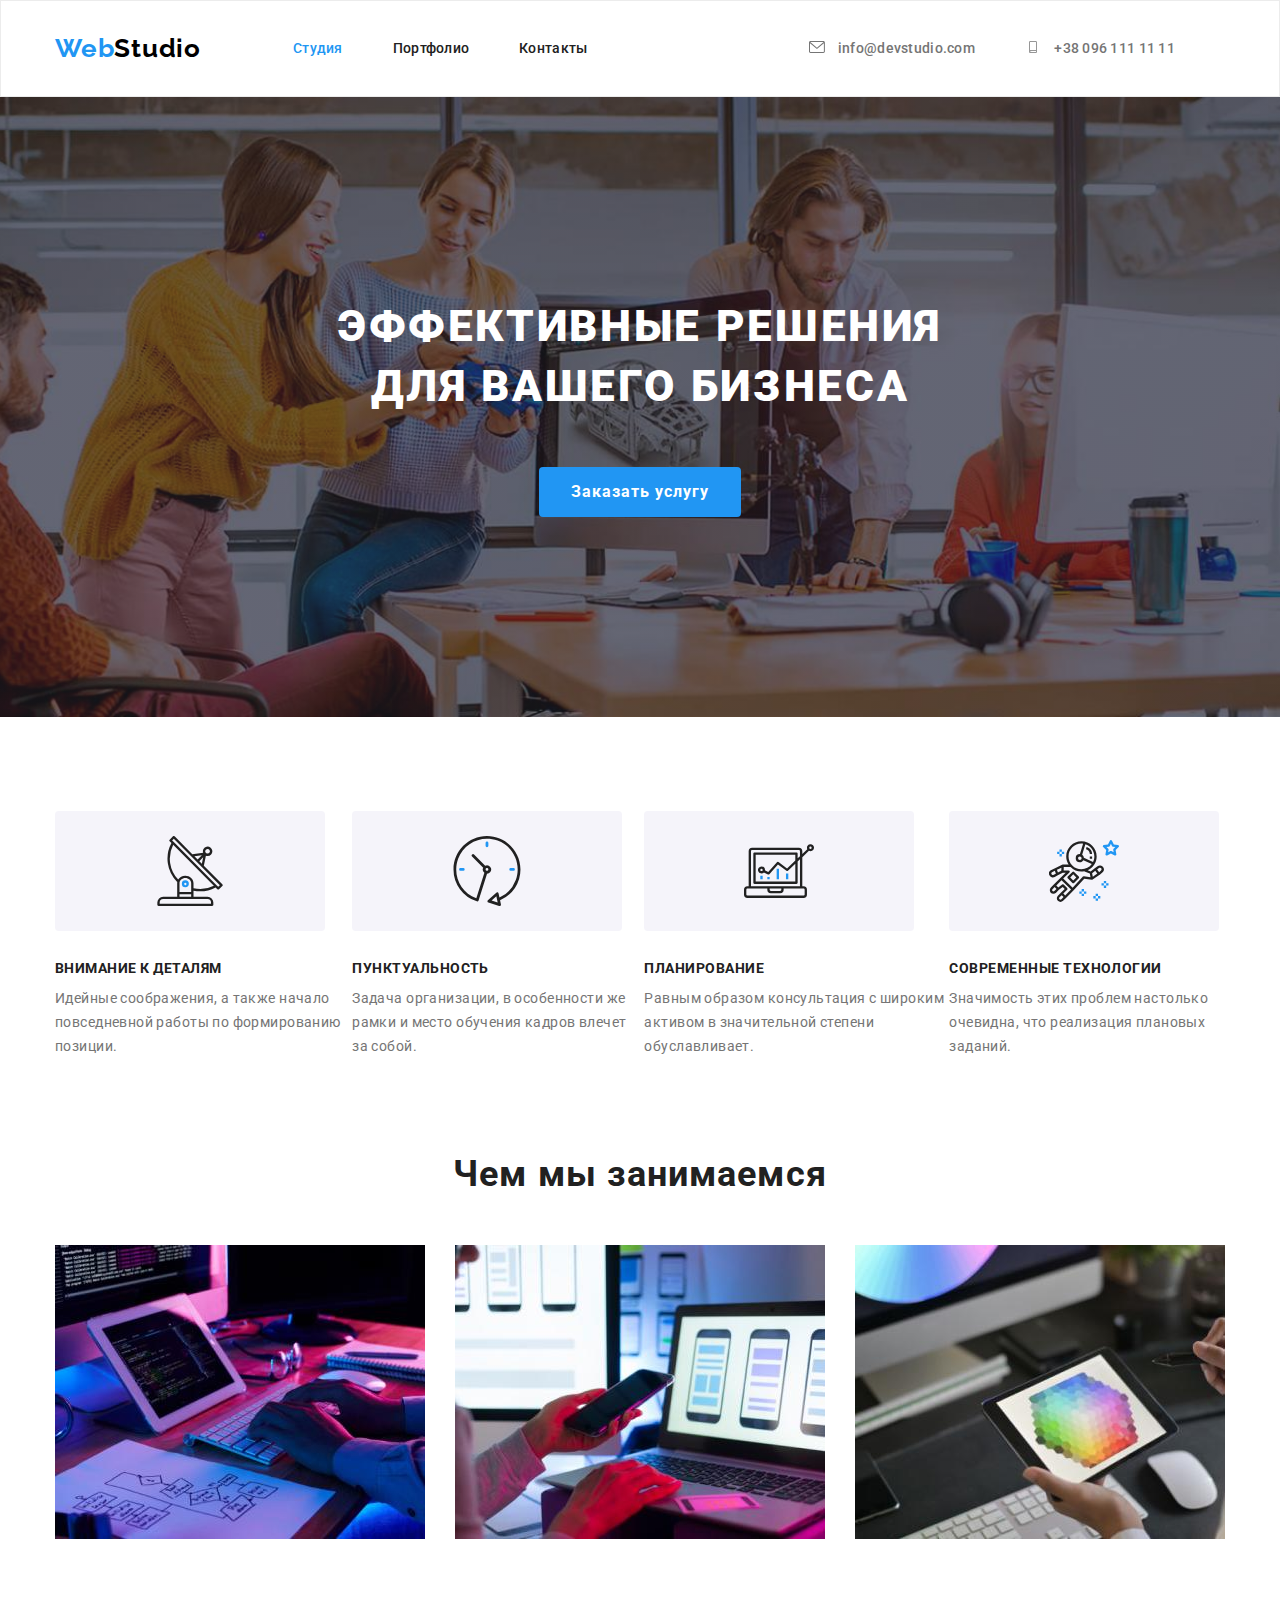
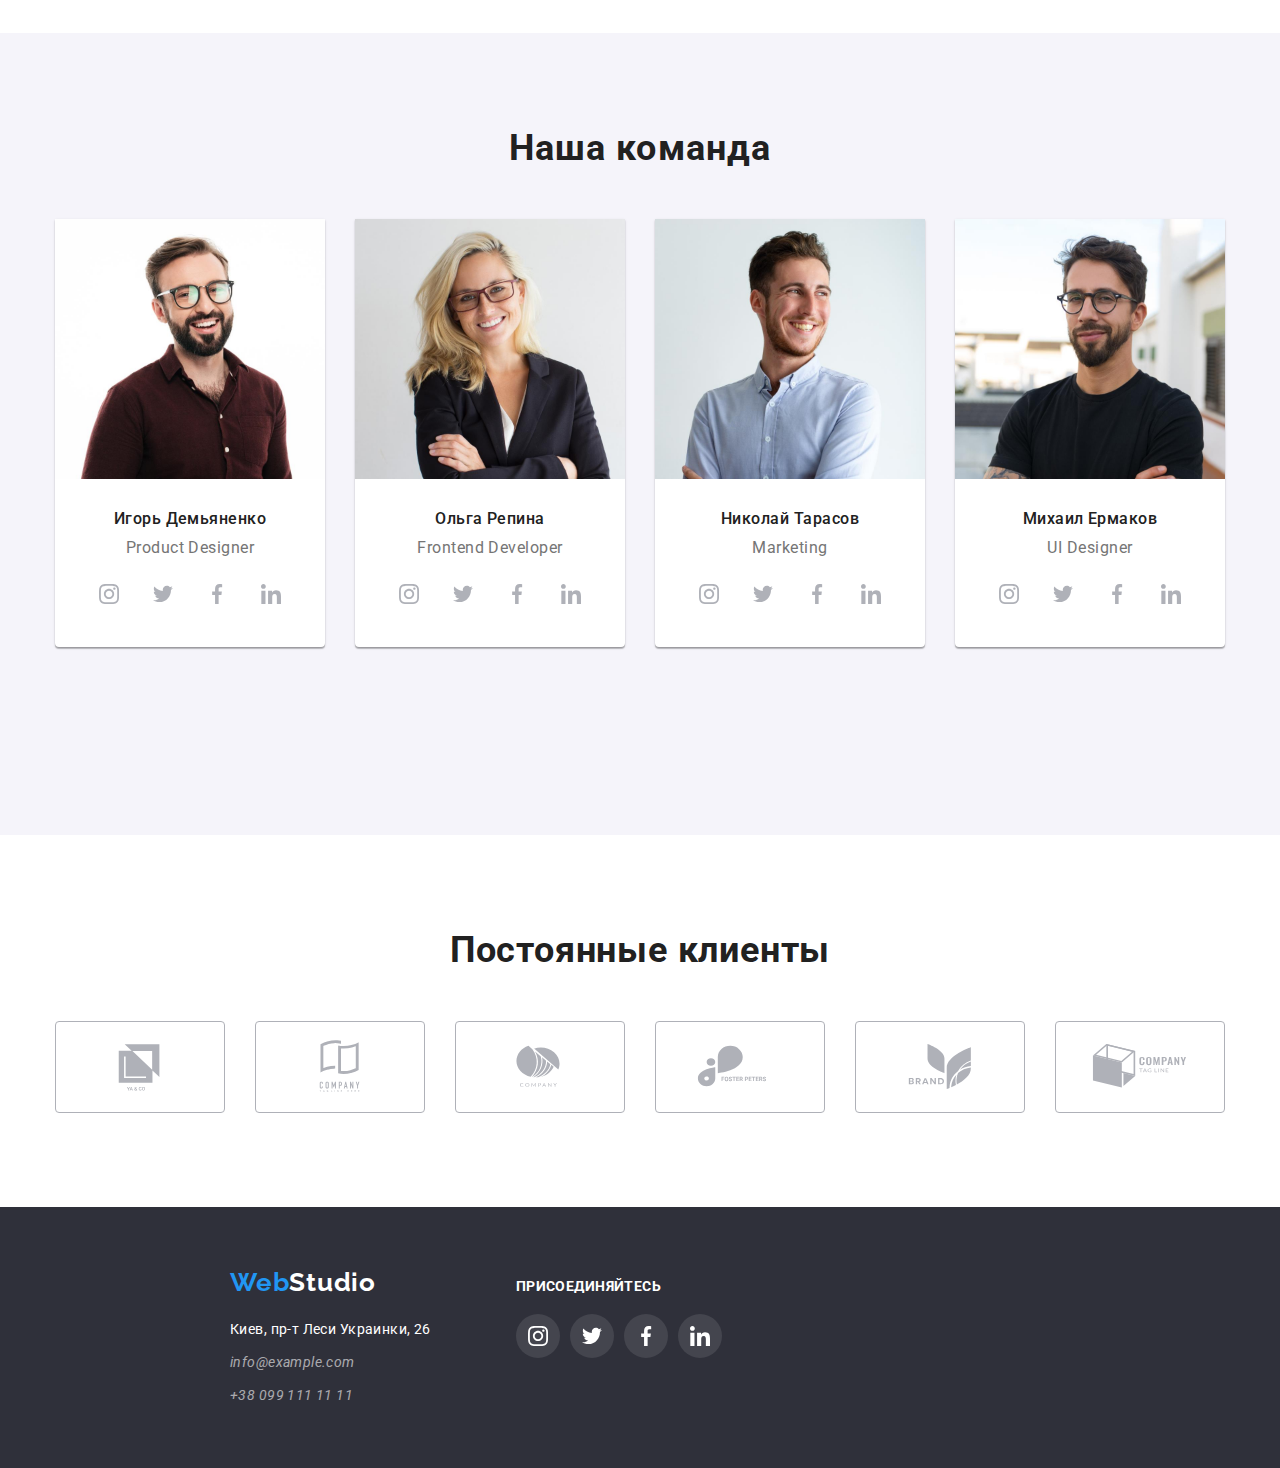
<file: index.html>
<!DOCTYPE html>
<html lang="ru">
  <head>
    <meta charset="UTF-8" />
    <meta http-equiv="X-UA-Compatible" content="IE=edge" />
    <meta name="viewport" content="width=device-width, initial-scale=1.0" />
    <title>WebStudio</title>
    <link
      rel="stylesheet"
      href="https://cdnjs.cloudflare.com/ajax/libs/modern-normalize/1.1.0/modern-normalize.min.css"
    />
    <link rel="preconnect" href="https://fonts.googleapis.com" />
    <link rel="preconnect" href="https://fonts.gstatic.com" crossorigin />
    <link
      href="https://fonts.googleapis.com/css2?family=Raleway:wght@700&family=Roboto:wght@400;500;700;900&display=swap"
      rel="stylesheet"
    />
    <link rel="stylesheet" href="./css/styles.css" />
  </head>

  <body>
    <header class="header">
      <div class="container header-container">
        <nav class="site-nav">
          <a href="" class="header-logo"
            >Web<span class="studio">Studio</span></a
          >
          <ul class="header-menu list">
            <li class="header-item">
              <a class="header-link link current" href="">Студия</a>
            </li>
            <li class="header-item">
              <a class="header-link link" href="./portfolio.html">Портфолио</a>
            </li>
            <li class="header-item">
              <a class="header-link link" href="">Контакты</a>
            </li>
          </ul>
        </nav>
        <div class="header-contact">
          <ul class="header-contacts list header-container">
            <li class="header-contacts-item">
              <a
                class="header-contacts-link link"
                href="mailto:info@devstudio.com"
              >
                <svg class="mail-icon nav-icon">
                  <use href="./images/sprite.svg#icon-mail"></use>
                </svg>
                info@devstudio.com</a
              >
            </li>
            <li class="header-contacts-item">
              <a class="header-contacts-link link" href="tel:+380961111111">
                <svg class="tel-icon nav-icon">
                  <use href="./images/sprite.svg#icon-phone"></use>
                </svg>

                +38 096 111 11 11</a
              >
            </li>
          </ul>
        </div>
      </div>
    </header>
    <main>
      <section class="main-hero">
        <div class="container hero-container">
          <h1 class="hero-title container-title">
            Эффективные решения для вашего бизнеса
          </h1>

          <div class="button">
            <button class="hero-btn btn container-btn" type="button">
              <span class="btn-text">Заказать услугу</span>
            </button>
          </div>
        </div>
      </section>

      <section class="features">
        <h2 hidden>Наши особенности</h2>
        <div class="container">
          <ul class="advantage">
            <li class="feauters-item list icon-1">
              <h3 class="advantage-title">Внимание к деталям</h3>
              <p class="advantage-description">
                Идейные соображения, а также начало повседневной работы по
                формированию позиции.
              </p>
            </li>
            <li class="feauters-item list icon-2">
              <h3 class="advantage-title">Пунктуальность</h3>
              <p class="advantage-description">
                Задача организации, в особенности же рамки и место обучения
                кадров влечет за собой.
              </p>
            </li>
            <li class="feauters-item list icon-3">
              <h3 class="advantage-title">Планирование</h3>
              <p class="advantage-description">
                Равным образом консультация с широким активом в значительной
                степени обуславливает.
              </p>
            </li>
            <li class="feauters-item list icon-4">
              <h3 class="advantage-title">Современные технологии</h3>
              <p class="advantage-description">
                Значимость этих проблем настолько очевидна, что реализация
                плановых заданий.
              </p>
            </li>
          </ul>
        </div>
      </section>
      <section class="about-us">
        <div class="container">
          <h2 class="photo">Чем мы занимаемся</h2>
          <ul class="examples">
            <li class="example-item list">
              <img
                src=".//images/img.jpg"
                alt="Программист в работе"
                width="370"
                height="294"
              />
            </li>
            <li class="example-item list">
              <img
                src="./images/img-2.jpg"
                alt="Адаптация под мобильное устройство"
                width="370"
                height="294"
              />
            </li>
            <li class="example-item list">
              <img
                src="./images/img-3.jpg"
                alt="Подбор цвета"
                width="370"
                height="294"
              />
            </li>
          </ul>
        </div>
      </section>
      <section class="we">
        <div class="container">
          <h2 class="our-team">Наша команда</h2>
          <ul class="people-list list">
            <li class="team-item">
              <img
                class="team-img"
                src=".//images/img-ppl.jpg"
                alt="Фото мужчины"
                width="270"
                height="260"
              />

              <h3 class="team-personal-name">Игорь Демьяненко</h3>
              <p class="team-position" lang="en">Product Designer</p>
              <ul class="team-item-list social-list list">
                <li class="social-item">
                  <a
                    href="https://www.instagram.com/?hl=ru"
                    class="social-link link"
                  >
                    <svg class="social-icon">
                      <use href="./images/sprite.svg#icon-instagram"></use>
                    </svg>
                  </a>
                </li>
                <li class="social-item">
                  <a
                    href="https://twitter.com/?lang=ru"
                    class="social-link link"
                  >
                    <svg class="social-icon">
                      <use href="./images/sprite.svg#icon-twitter"></use>
                    </svg>
                  </a>
                </li>
                <li class="social-item">
                  <a
                    href="https://uk-ua.facebook.com/"
                    class="social-link link"
                  >
                    <svg class="social-icon">
                      <use href="./images/sprite.svg#icon-facebook"></use>
                    </svg>
                  </a>
                </li>
                <li class="social-item">
                  <a
                    href="https://www.linkedin.com/?trk=guest_homepage-basic_nav-header-logo"
                    class="social-link link"
                  >
                    <svg class="social-icon">
                      <use href="./images/sprite.svg#icon-linkedin"></use>
                    </svg>
                  </a>
                </li>
              </ul>
            </li>
            <li class="team-item">
              <img
                class="team-img"
                src=".//images/img-ppl2.jpg"
                alt="Фото девушки"
                width="270"
                height="260"
              />

              <h3 class="team-personal-name">Ольга Репина</h3>
              <p class="team-position" lang="en">Frontend Developer</p>
              <ul class="team-item-list social-list list">
                <li class="social-item">
                  <a
                    href="https://www.instagram.com/?hl=ru"
                    class="social-link link"
                  >
                    <svg class="social-icon">
                      <use href="./images/sprite.svg#icon-instagram"></use>
                    </svg>
                  </a>
                </li>
                <li class="social-item">
                  <a
                    href="https://twitter.com/?lang=ru"
                    class="social-link link"
                  >
                    <svg class="social-icon">
                      <use href="./images/sprite.svg#icon-twitter"></use>
                    </svg>
                  </a>
                </li>
                <li class="social-item">
                  <a
                    href="https://uk-ua.facebook.com/"
                    class="social-link link"
                  >
                    <svg class="social-icon">
                      <use href="./images/sprite.svg#icon-facebook"></use>
                    </svg>
                  </a>
                </li>
                <li class="social-item">
                  <a
                    href="https://www.linkedin.com/?trk=guest_homepage-basic_nav-header-logo"
                    class="social-link link"
                  >
                    <svg class="social-icon">
                      <use href="./images/sprite.svg#icon-linkedin"></use>
                    </svg>
                  </a>
                </li>
              </ul>
            </li>
            <li class="team-item">
              <img
                class="team-img"
                src=".//images/img-ppl3.jpg"
                alt="Фото парня"
                width="270"
                height="260"
              />

              <h3 class="team-personal-name">Николай Тарасов</h3>
              <p class="team-position" lang="en">Marketing</p>
              <ul class="team-item-list social-list list">
                <li class="social-item">
                  <a
                    href="https://www.instagram.com/?hl=ru"
                    class="social-link link"
                  >
                    <svg class="social-icon">
                      <use href="./images/sprite.svg#icon-instagram"></use>
                    </svg>
                  </a>
                </li>
                <li class="social-item">
                  <a
                    href="https://twitter.com/?lang=ru"
                    class="social-link link"
                  >
                    <svg class="social-icon">
                      <use href="./images/sprite.svg#icon-twitter"></use>
                    </svg>
                  </a>
                </li>
                <li class="social-item">
                  <a
                    href="https://uk-ua.facebook.com/"
                    class="social-link link"
                  >
                    <svg class="social-icon">
                      <use href="./images/sprite.svg#icon-facebook"></use>
                    </svg>
                  </a>
                </li>
                <li class="social-item">
                  <a
                    href="https://www.linkedin.com/?trk=guest_homepage-basic_nav-header-logo"
                    class="social-link link"
                  >
                    <svg class="social-icon">
                      <use href="./images/sprite.svg#icon-linkedin"></use>
                    </svg>
                  </a>
                </li>
              </ul>
            </li>
            <li class="team-item">
              <img
                class="team-img"
                src=".//images/img-ppl4.jpg"
                alt="Фото мужчины в очках"
                width="270"
                height="260"
              />

              <h3 class="team-personal-name">Михаил Ермаков</h3>
              <p class="team-position" lang="en">UI Designer</p>
              <ul class="team-item-list social-list list">
                <li class="social-item">
                  <a
                    href="https://www.instagram.com/?hl=ru"
                    class="social-link link"
                  >
                    <svg class="social-icon">
                      <use href="./images/sprite.svg#icon-instagram"></use>
                    </svg>
                  </a>
                </li>
                <li class="social-item">
                  <a
                    href="https://twitter.com/?lang=ru"
                    class="social-link link"
                  >
                    <svg class="social-icon">
                      <use href="./images/sprite.svg#icon-twitter"></use>
                    </svg>
                  </a>
                </li>
                <li class="social-item">
                  <a
                    href="https://uk-ua.facebook.com/"
                    class="social-link link"
                  >
                    <svg class="social-icon">
                      <use href="./images/sprite.svg#icon-facebook"></use>
                    </svg>
                  </a>
                </li>
                <li class="social-item">
                  <a
                    href="https://www.linkedin.com/?trk=guest_homepage-basic_nav-header-logo"
                    class="social-link link"
                  >
                    <svg class="social-icon">
                      <use href="./images/sprite.svg#icon-linkedin"></use>
                    </svg>
                  </a>
                </li>
              </ul>
            </li>
          </ul>
        </div>
      </section>
      <section class="our-clients">
        <div class="container">
          <h2 class="regular-clients">Постоянные клиенты</h2>
          <ul class="clients-list">
            <li class="clients-item">
              <a href="" class="clients-link">
                <svg class="clients-icon">
                  <use href="./images/sprite.svg#icon-yaco"></use>
                </svg>
              </a>
            </li>
            <li class="clients-item">
              <a href="" class="clients-link">
                <svg class="clients-icon">
                  <use href="./images/sprite.svg#icon-logoscnd"></use>
                </svg>
              </a>
            </li>
            <li class="clients-item">
              <a href="" class="clients-link">
                <svg class="clients-icon">
                  <use href="./images/sprite.svg#icon-logothrd"></use>
                </svg>
              </a>
            </li>
            <li class="clients-item">
              <a href="" class="clients-link">
                <svg class="clients-icon">
                  <use href="./images/sprite.svg#icon-logofr"></use>
                </svg>
              </a>
            </li>
            <li class="clients-item">
              <a href="" class="clients-link">
                <svg class="clients-icon">
                  <use href="./images/sprite.svg#icon-logofifth"></use>
                </svg>
              </a>
            </li>
            <li class="clients-item">
              <a href="" class="clients-link">
                <svg class="clients-icon">
                  <use href="./images/sprite.svg#icon-lastlogo"></use>
                </svg>
              </a>
            </li>
          </ul>
        </div>
      </section>
      <footer class="basement">
        <div class="container footer-container">
          <div class="footer-web">
            <div class="logo-foot">
              <a href="" class="footer-logo"
                >Web<span class="footer-studio">Studio</span></a
              >
            </div>

            <address class="information">
              <ul class="footer-menu list">
                <li class="footer-item">
                  <a
                    class="address-link link"
                    href="https://www.google.com/maps/place/%D0%B1%D1%83%D0%BB.+%D0%9B%D0%B5%D1%81%D0%B8+%D0%A3%D0%BA%D1%80%D0%B0%D0%B8%D0%BD%D0%BA%D0%B8,+26,+%D0%9A%D0%B8%D0%B5%D0%B2,+02000/data=!4m2!3m1!1s0x40d4cf0e033ecbe9:0x57a4dffefec77da0?sa=X&ved=2ahUKEwjEkI7In4zzAhXygf0HHdX_CNgQ8gF6BAgOEAE"
                    >Киев, пр-т Леси Украинки, 26</a
                  >
                </li>
                <li class="footer-item">
                  <a class="footer-link link" href="mailto:info@example.com"
                    >info@example.com</a
                  >
                </li>
                <li class="footer-item">
                  <a class="footer-link link" href="tel:+380991111111"
                    >+38 099 111 11 11</a
                  >
                </li>
              </ul>
            </address>
          </div>
          <div class="social-footer">
            <h3 class="social-head">присоединяйтесь</h3>
            <ul class="social-list list">
              <li class="social-item">
                <a href="https://www.instagram.com/" class="footer-social">
                  <svg class="footer-social-icon">
                    <use href="./images/sprite.svg#icon-instagram"></use>
                    >
                  </svg>
                </a>
              </li>
              <li class="social-item">
                <a href="https://twitter.com/" class="footer-social">
                  <svg class="footer-social-icon">
                    <use href="./images/sprite.svg#icon-twitter"></use>
                    >
                  </svg>
                </a>
              </li>
              <li class="social-item">
                <a href="https://uk-ua.facebook.com/" class="footer-social">
                  <svg class="footer-social-icon">
                    <use href="./images/sprite.svg#icon-facebook"></use>
                    >
                  </svg>
                </a>
              </li>
              <li class="social-item">
                <a href="https://www.linkedin.com/" class="footer-social">
                  <svg class="footer-social-icon">
                    <use href="./images/sprite.svg#icon-linkedin"></use>
                    >
                  </svg>
                </a>
              </li>
            </ul>
          </div>
        </div>
      </footer>
    </main>
  </body>
</html>
</file>
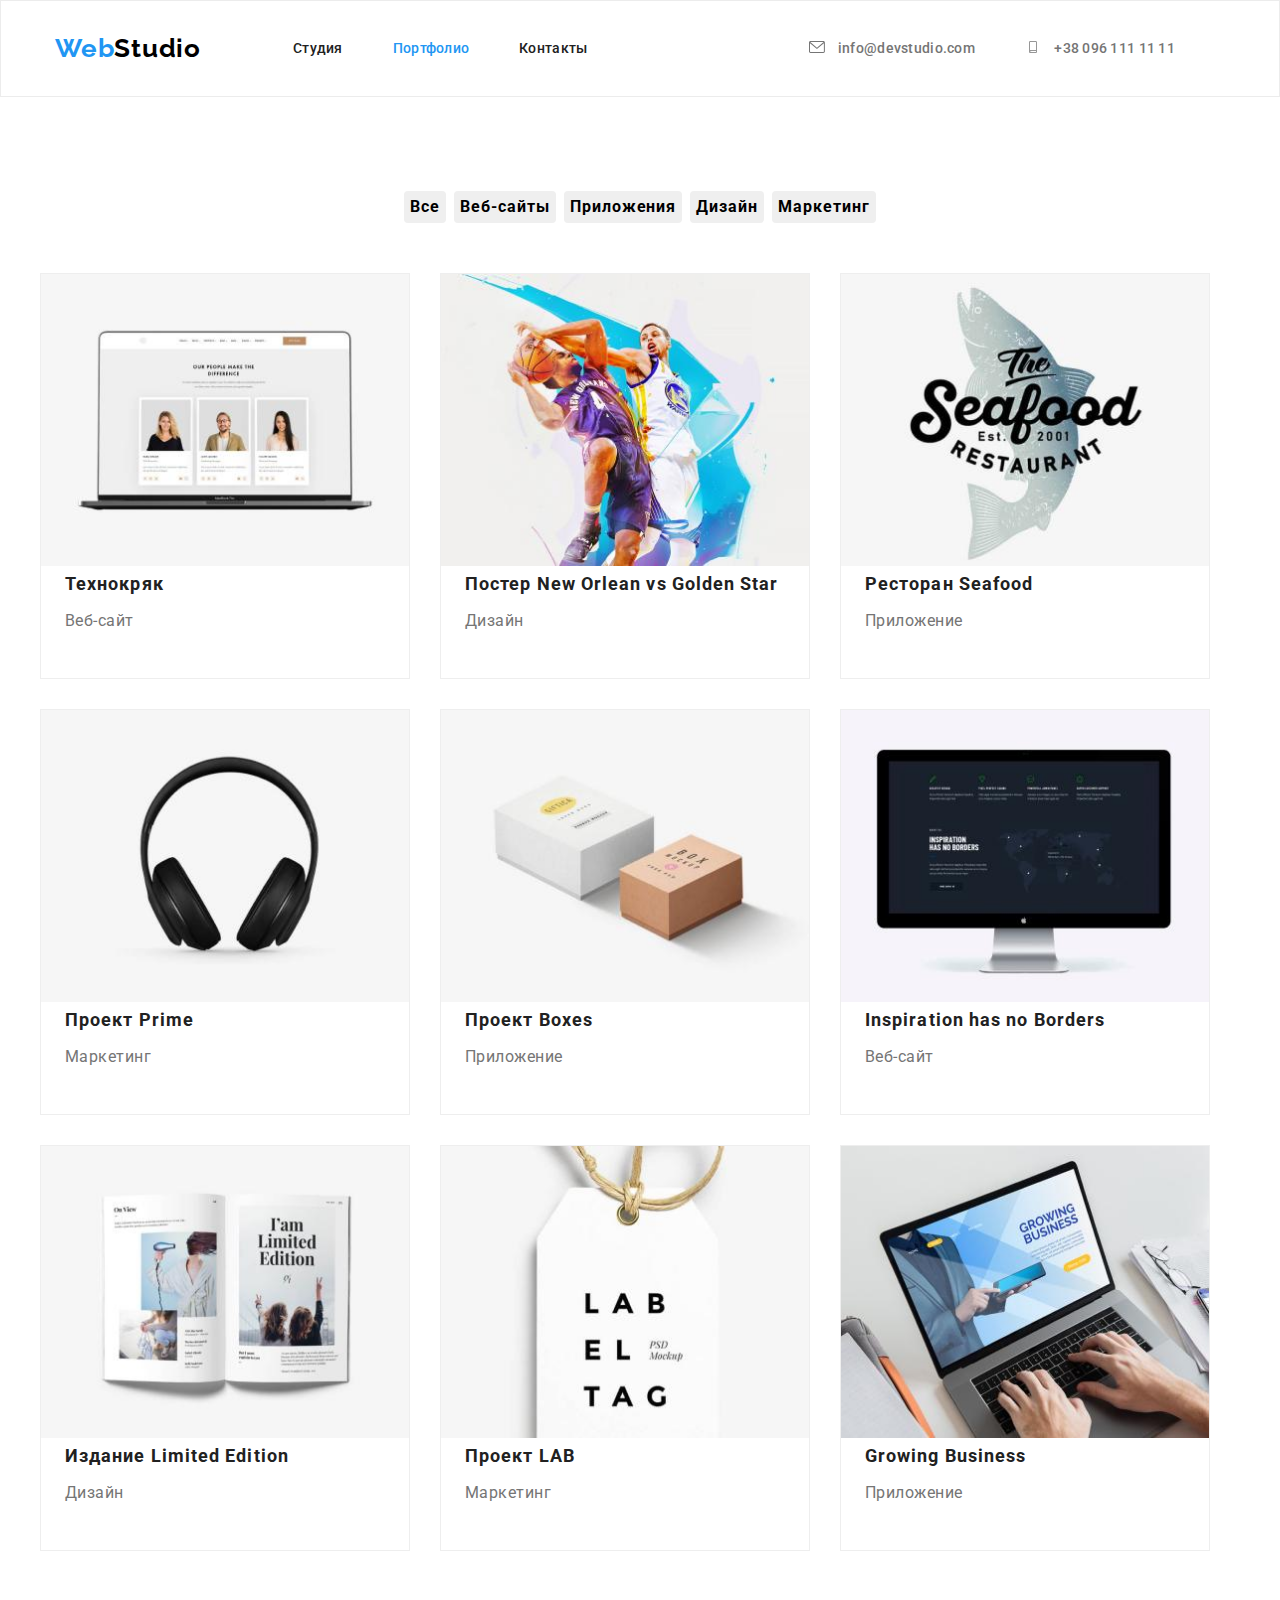
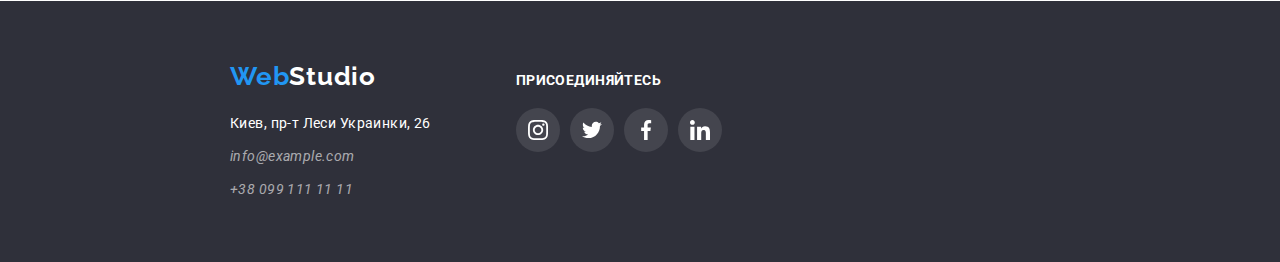
<file: portfolio.html>
<!DOCTYPE html>
<html lang="ru">
  <head>
    <meta charset="UTF-8" />
    <meta http-equiv="X-UA-Compatible" content="IE=edge" />
    <meta name="viewport" content="width=device-width, initial-scale=1.0" />
    <title>WebStudio</title>
    <link
      rel="stylesheet"
      href="https://cdnjs.cloudflare.com/ajax/libs/modern-normalize/1.1.0/modern-normalize.min.css"
    />
    <link rel="preconnect" href="https://fonts.googleapis.com" />
    <link rel="preconnect" href="https://fonts.gstatic.com" crossorigin />
    <link
      href="https://fonts.googleapis.com/css2?family=Raleway:wght@700&family=Roboto:wght@400;500;700;900&display=swap"
      rel="stylesheet"
    />
    <link rel="stylesheet" href="./css/styles.css" />
  </head>

  <body>
    <header class="header">
      <div class="container header-container">
        <nav class="site-nav">
          <a href="" class="header-logo"
            >Web<span class="studio">Studio</span></a
          >
          <ul class="header-menu list">
            <li class="header-item">
              <a class="header-link link" href="./index.html">Студия</a>
            </li>
            <li class="header-item">
              <a class="header-link link current" href=" ">Портфолио</a>
            </li>
            <li class="header-item">
              <a class="header-link link" href="">Контакты</a>
            </li>
          </ul>
        </nav>
        <div class="header-contact">
          <ul class="header-contacts list header-container">
            <li class="header-contacts-item">
              <a
                class="header-contacts-link link"
                href="mailto:info@devstudio.com"
              >
                <svg class="mail-icon nav-icon">
                  <use href="./images/sprite.svg#icon-mail"></use>
                </svg>
                info@devstudio.com</a
              >
            </li>
            <li class="header-contacts-item">
              <a class="header-contacts-link link" href="tel:+380961111111">
                <svg class="tel-icon nav-icon">
                  <use href="./images/sprite.svg#icon-phone"></use>
                </svg>

                +38 096 111 11 11</a
              >
            </li>
          </ul>
        </div>
      </div>
    </header>
    <main>
      <section class="portfolio">
        <div class="portfolio-container">
          <h1 hidden>Фильтры</h1>
          <ul class="list filter">
            <li class="filter-list">
              <button class="filter-btn btn" type="button">Все</button>
            </li>
            <li class="filter-list">
              <button class="filter-btn btn" type="button">Веб-сайты</button>
            </li>
            <li class="filter-list">
              <button class="filter-btn btn" type="button">Приложения</button>
            </li>
            <li class="filter-list">
              <button class="filter-btn btn" type="button">Дизайн</button>
            </li>
            <li class="filter-list">
              <button class="filter-btn btn" type="button">Маркетинг</button>
            </li>
          </ul>
          <h2 hidden>Примеры работ</h2>
          <ul class="work-list list">
            <li class="plate">
              <a class="plate-link link" href="">
                <img
                  class="card-img"
                  src="./images/technokryak.jpg"
                  alt="Технокряк"
                  width="370"
                  height="294"
                />
                <h3 class="description">Технокряк</h3>
                <p class="type">Веб-сайт</p>
              </a>
            </li>
            <li class="plate">
              <a class="plate-link link" href="">
                <img
                  class="card-img"
                  src="./images/bball.jpg"
                  alt="Постер New Orlean vs Golden Star"
                  width="370"
                  height="294"
                />
                <h3 class="description">Постер New Orlean vs Golden Star</h3>
                <p class="type">Дизайн</p>
              </a>
            </li>
            <li class="plate">
              <a class="plate-link link" href="">
                <img
                  class="card-img"
                  src="./images/seafood.jpg"
                  alt="Ресторан Seafood"
                  width="370"
                  height="294"
                />
                <h3 class="description">Ресторан Seafood</h3>
                <p class="type">Приложение</p>
              </a>
            </li>
            <li class="plate">
              <a class="plate-link link" href="">
                <img
                  class="card-img"
                  src="./images/headphone.jpg"
                  alt="Проект Prime Наушники"
                  width="370"
                  height="294"
                />
                <h3 class="description">Проект Prime</h3>
                <p class="type">Маркетинг</p>
              </a>
            </li>
            <li class="plate">
              <a class="plate-link link" href="">
                <img
                  class="card-img"
                  src="./images/boxes.jpg"
                  alt="Проект Boxes коробки"
                  width="370"
                  height="294"
                />
                <h3 class="description">Проект Boxes</h3>
                <p class="type">Приложение</p>
              </a>
            </li>
            <li class="plate">
              <a class="plate-link link" href="">
                <img
                  class="card-img"
                  src="./images/mcbook.jpg"
                  alt="Inspiration has no Borders"
                  width="370"
                  height="294"
                />
                <h3 class="description" lang="en">
                  Inspiration has no Borders
                </h3>
                <p class="type">Веб-сайт</p>
              </a>
            </li>
            <li class="plate">
              <a class="plate-link link" href="">
                <img
                  class="card-img"
                  src="./images/knigga.jpg"
                  alt="Издание Limited Edition"
                  width="370"
                  height="294"
                />
                <h3 class="description" lang="en">Издание Limited Edition</h3>
                <p class="type">Дизайн</p>
              </a>
            </li>
            <li class="plate">
              <a class="plate-link link" href="">
                <img
                  class="card-img"
                  src="./images/lab.jpg"
                  alt="Проект LAB"
                  width="370"
                  height="294"
                />
                <h3 class="description">Проект LAB</h3>
                <p class="type">Маркетинг</p>
              </a>
            </li>
            <li class="plate">
              <a class="plate-link link" href="">
                <img
                  class="card-img"
                  src="./images/laptop.jpg"
                  alt="Growing Business"
                  width="370"
                  height="294"
                />
                <h3 class="description" lang="en">Growing Business</h3>
                <p class="type">Приложение</p>
              </a>
            </li>
          </ul>
        </div>
      </section>
      <footer class="basement">
        <div class="container footer-container">
          <div class="footer-web">
            <div class="logo-foot">
              <a href="" class="footer-logo"
                >Web<span class="footer-studio">Studio</span></a
              >
            </div>

            <address class="information">
              <ul class="footer-menu list">
                <li class="footer-item">
                  <a
                    class="address-link link"
                    href="https://www.google.com/maps/place/%D0%B1%D1%83%D0%BB.+%D0%9B%D0%B5%D1%81%D0%B8+%D0%A3%D0%BA%D1%80%D0%B0%D0%B8%D0%BD%D0%BA%D0%B8,+26,+%D0%9A%D0%B8%D0%B5%D0%B2,+02000/data=!4m2!3m1!1s0x40d4cf0e033ecbe9:0x57a4dffefec77da0?sa=X&ved=2ahUKEwjEkI7In4zzAhXygf0HHdX_CNgQ8gF6BAgOEAE"
                    >Киев, пр-т Леси Украинки, 26</a
                  >
                </li>
                <li class="footer-item">
                  <a class="footer-link link" href="mailto:info@example.com"
                    >info@example.com</a
                  >
                </li>
                <li class="footer-item">
                  <a class="footer-link link" href="tel:+380991111111"
                    >+38 099 111 11 11</a
                  >
                </li>
              </ul>
            </address>
          </div>
          <div class="social-footer">
            <h3 class="social-head">присоединяйтесь</h3>
            <ul class="social-list list">
              <li class="social-item">
                <a href="https://www.instagram.com/" class="footer-social">
                  <svg class="footer-social-icon">
                    <use href="./images/sprite.svg#icon-instagram"></use>
                    >
                  </svg>
                </a>
              </li>
              <li class="social-item">
                <a href="https://twitter.com/" class="footer-social">
                  <svg class="footer-social-icon">
                    <use href="./images/sprite.svg#icon-twitter"></use>
                    >
                  </svg>
                </a>
              </li>
              <li class="social-item">
                <a href="https://uk-ua.facebook.com/" class="footer-social">
                  <svg class="footer-social-icon">
                    <use href="./images/sprite.svg#icon-facebook"></use>
                    >
                  </svg>
                </a>
              </li>
              <li class="social-item">
                <a href="https://www.linkedin.com/" class="footer-social">
                  <svg class="footer-social-icon">
                    <use href="./images/sprite.svg#icon-linkedin"></use>
                    >
                  </svg>
                </a>
              </li>
            </ul>
          </div>
        </div>
      </footer>
    </main>
  </body>
</html>
</file>
<file: css/styles.css>
:root {
  --primary-title-color: #ffffff;
  --secondary-title-color: #212121;
  --primary-text-color: #757575;
  --header-text-color: #212121;
  --header-link-color: #757575;
  --accent-color: #2196f3;
  --background-color: #2f303a;
  --our-team-color: #f5f4fa;
}

p,
h1,
h2,
h3,
h4,
h5,
h6 {
  margin: 0;
}
ul {
  margin: 0;
  padding-left: 0;
}

img {
  display: block;
  max-width: 100%;
  height: auto;
}

body {
  font-family: "Roboto", sans-serif;
  background-color: var(--primary-title-color);
  letter-spacing: 0.03em;
  color: var(--header-text-color);
  margin: 0 auto;
}

.header {
  padding-top: 32px;
  padding-bottom: 32px;
  border: 1px solid #ececec;
}

.container {
  width: 1200px;
  padding-left: 15px;
  padding-right: 15px;
  margin-left: auto;
  margin-right: auto;
}

.header-container {
  display: flex;
}

.site-nav {
  display: flex;
}
.header-contact {
  display: flex;
  margin-left: auto;
  align-items: center;
}

.header-logo {
  display: block;
  width: 145px;
  height: 31px;
  left: 215px;
  top: 24px;

  font-family: Raleway;

  font-weight: bold;
  font-size: 26px;
  line-height: 1.19;
  /* identical to box height */

  letter-spacing: 0.03em;

  color: var(--accent-color);
  text-decoration: none;
  margin-right: 93px;
}
.studio {
  color: black;
}

.header-menu {
  display: flex;
  align-items: center;
}

.header-item:not(:last-child) {
  margin-right: 50px;
}

.header-menu,
.header-link.current {
  color: #2196f3;
}

.link {
  text-decoration: none;
  display: block;
}

.list {
  list-style: none;
}

.header-link {
  font-weight: 500;
  font-size: 14px;
  line-height: 1.14;
  letter-spacing: 0.02em;
  color: var(--header-text-color);
}

.header-link:hover,
.header-link:focus {
  color: var(--accent-color);
}

/* .header-contacts:hover,
.header-contacts:focus {
  fill: #2196f3;
} */

.header-contacts-item:focus,
.header-contacts-item:hover {
  fill: #2196f3;
}

.header-contacts-link {
  font-weight: 500;
  font-size: 14px;
  line-height: 1.14;
  letter-spacing: 0.02em;

  color: var(--header-link-color);
  margin-right: 50px;
}

.header-contacts-link:hover,
.header-contacts-link:focus {
  color: var(--accent-color);
}

.mail-icon {
  height: 12px;
  width: 16px;
  margin-right: 10px;
  fill: currentColor;
}

.tel-icon {
  height: 12px;
  width: 16px;
  margin-right: 10px;
  fill: currentColor;
}

.main-hero {
  background-image: linear-gradient(
      to right,
      rgba(47, 48, 58, 0.4),
      rgba(47, 48, 58, 0.4)
    ),
    url(../images/hero.jpg);
  background-repeat: no-repeat;
  background-position: center;
  background-size: cover;
  text-align: center;
  padding: 200px 0;
}

.hero-title {
  max-width: 696px;
  margin: 0 auto;
  margin-bottom: 50px;
  font-weight: 900;
  font-size: 44px;
  line-height: 1.36;
  text-align: center;
  letter-spacing: 0.06em;
  text-transform: uppercase;
  color: var(--primary-title-color);
}

.btn {
  font-family: inherit;
  font-weight: bold;
  font-size: 16px;
  line-height: 1.87;
  letter-spacing: 0.06em;
  border: none;
  border-radius: 4px;
}
.hero-btn {
  padding: 10px 32px;
  cursor: pointer;
  font-weight: bold;
  font-family: inherit;
  font-size: 16px;
  line-height: 1.88;
  letter-spacing: 0.06em;
  color: var(--primary-title-color);
  background-color: #2196f3;
}

.button {
  display: flex;
  justify-content: center;
}

.features {
  padding-top: 94px;
  padding-bottom: 47px;
}

.advantage-title {
  font-weight: bold;
  font-size: 14px;
  line-height: 1.14;
  text-transform: uppercase;
  color: var(--header-text-color);
  margin-bottom: 10px;
}
.advantage-description {
  font-size: 14px;
  line-height: 1.71;
  letter-spacing: 0.03em;
  color: var(--header-link-color);
  font-weight: normal;
}
.advantage {
  text-decoration: none;
  list-style: none;
  display: flex;
}

.feauters-item:nth-child(0) {
  width: 270px;
  flex-basis: calc(100% / 4 - 30px);
  font-weight: bold;
  font-size: 14px;
  line-height: 1.14;
  color: var(--secondary-title-color);
  margin-left: 30px;
}

.feauters-item::before {
  content: "";
  display: block;
  margin-bottom: 30px;
  background-repeat: no-repeat;
  background-position: center;
  width: 270px;
  height: 120px;
  background: #f5f4fa;
  border-radius: 4px;
}

.icon-1::before {
  background-image: url(../images/satelite.svg);
  background-repeat: no-repeat;
  background-position: center;
}

.icon-2::before {
  background-image: url(../images/clock.svg);
  background-repeat: no-repeat;
  background-position: center;
}

.icon-3::before {
  background-image: url(../images/diagram.svg);
  background-repeat: no-repeat;
  background-position: center;
}

.icon-4::before {
  background-image: url(../images/astronaut.svg);
  background-repeat: no-repeat;
  background-position: center;
}

.about-us {
  padding-top: 47px;
  padding-bottom: 94px;
}

.photo {
  display: block;
  font-weight: bold;
  font-size: 36px;
  line-height: 1.17;
  text-align: center;
  letter-spacing: 0.03em;
  color: var(--header-text-color);
  margin-bottom: 50px;
}
.examples {
  display: flex;
  flex-basis: calc(100% / 3 - 90px);
}

.example-item:not(:last-child) {
  margin-right: 30px;
}

.we {
  background: var(--our-team-color);
  padding-top: 94px;
  padding-bottom: 94px;
}
.our-team {
  font-weight: bold;
  font-size: 36px;
  line-height: 1.17;
  text-align: center;
  justify-content: center;
  color: var(--header-text-color);
  margin-bottom: 50px;
  letter-spacing: 0.03em;
}
.people-list {
  display: flex;
  justify-content: flex-start;
}

.team-item {
  margin-right: 30px;
  background-color: var(--primary-title-color);
  border-radius: 0px 0px 4px 4px;
  margin-bottom: 94px;
  box-shadow: 0px 1px 3px rgba(0, 0, 0, 0.12), 0px 1px 1px rgba(0, 0, 0, 0.14),
    0px 2px 1px rgba(0, 0, 0, 0.2);
  max-height: 100%;
}

.team-item:nth-child(4n) {
  margin-right: 0;
}

.team-img {
  margin-bottom: 30px;
}

.team-personal-name {
  margin-bottom: 10px;
  font-weight: 500;
  font-size: 16px;
  line-height: 19px;
  text-align: center;
  letter-spacing: 0.03em;
}

.team-position {
  margin-bottom: 16px;

  font-size: 16px;
  line-height: 19px;
  text-align: center;
  letter-spacing: 0.03em;
  color: #757575;
}

.social-list {
  display: flex;
  justify-content: center;
  padding-bottom: 30px;
}

.social-item {
  width: 44px;
  height: 44px;
}

.social-item + .social-item {
  margin-left: 10px;
}

.social-link {
  width: 44px;
  height: 44px;
  border-radius: 50%;
  background-color: #ffffff;
  display: flex;
  align-items: center;
  justify-content: center;
  padding-top: 28px;
}

.social-link:hover,
.social-link:focus {
  background-color: #2196f3;
}

.social-icon {
  width: 20px;
  height: 20px;
  margin-top: 12px;
  margin-bottom: 42px;
  fill: #afb1b8;
}

.social-link:hover .social-icon,
.social-link:focus .social-icon {
  fill: #ffffff;
}

.our-clients {
  height: auto;
  padding-bottom: 94px;
  padding-top: 94px;

  background-color: #ffffff;
}

.regular-clients {
  font-family: Roboto;
  font-style: normal;
  font-weight: bold;
  font-size: 36px;
  line-height: 42px;
  text-align: center;
  letter-spacing: 0.8px;
  margin-bottom: 50px;
}

.clients-list {
  display: flex;
  justify-content: center;
  list-style: none;
}

.clients-item:not(:last-child) {
  margin-right: 30px;
}

.clients-link {
  display: flex;
  width: 170px;
  height: 92px;
  justify-content: center;
  align-items: center;
  cursor: pointer;
  border: 1px solid #afb1b8;
  box-sizing: border-box;
  border-radius: 4px;
}

.clients-link:hover,
.clients-link:focus {
  border: 1px solid #2196f3;
  fill: #2196f3;
}

.clients-icon {
  fill: #afb1b8;
  width: 106px;
  height: 60px;
}

.clients-link:hover .clients-icon,
.clients-link:focus .clients-icon {
  fill: #2196f3;
}

.basement {
  background: var(--background-color);
  position: absolute;
  padding-top: 60px;
  padding-bottom: 60px;
  max-height: 252px auto;
  min-width: 1600px;
  margin: auto;
}

.basement-container {
  display: block;
  padding-top: 60px;
  padding-bottom: 60px;
  max-width: 1600px;
  width: 1600px;
  height: 252px;
  left: 0px;
  top: 2097px;
}

.footer-container {
  display: flex;
  align-items: baseline;
}

.footer-web {
  margin-right: 70px;
  margin-left: 15px;
  margin-right: 15px;
}

.logo-foot {
  margin-bottom: 20px;
  height: 31px;
  width: 145px;
}

.footer-logo {
  display: inline-block;
  margin-bottom: 20px;
  font-family: Raleway;
  font-weight: bold;
  font-size: 26px;
  line-height: 1.19;
  /* identical to box height */
  letter-spacing: 0.03em;
  color: var(--accent-color);
  text-decoration: none;
}

.footer-studio {
  color: var(--primary-title-color);
}

.footer-link {
  font-size: 14px;
  line-height: 1.71;
  /* or 171% */

  letter-spacing: 0.03em;

  color: rgba(255, 255, 255, 0.6);
}

.footer-link:hover,
.footer-link:focus {
  color: var(--accent-color);
}

.footer-item:not(:last-child) {
  display: block;
  margin-bottom: 9px;
}

.address-link {
  font-family: Roboto;
  font-style: normal;
  font-weight: normal;
  font-size: 14px;
  line-height: 1.71;
  /* or 171% */

  letter-spacing: 0.03em;

  color: var(--primary-title-color);
}
.address-link:hover,
.address-link:focus {
  color: var(--accent-color);
}

.social-footer {
  margin-left: 70px;
}

.social-head {
  align-items: center;
  justify-content: center;
  font-family: Roboto;
  font-style: normal;
  font-weight: bold;
  font-size: 14px;
  line-height: 16px;
  letter-spacing: 0.03em;
  text-transform: uppercase;

  color: #ffffff;
  margin-bottom: 20px;
}

.social-list {
  display: flex;
  justify-content: center;
  align-items: center;
}

.footer-social {
  display: flex;
  align-items: center;
  justify-content: center;
  width: 44px;
  height: 44px;
  background-color: rgba(255, 255, 255, 0.1);
  border-radius: 50%;
}

.footer-social:focus,
.footer-social:hover {
  background-color: #2196f3;
  border-radius: 50%;
}

.footer-social-icon {
  width: 20px;
  height: 20px;
  fill: #ffffff;
}

.footer-social:focus .footer-social-icon,
.footer-social:hover .footer-social-icon {
  fill: #ffffff;
}

/* ---------------portfolio page----------------- */

.portfolio-container {
  max-width: 1230px;
  margin: 0 auto;
  padding: 0 15px;
}

.filter-btn {
  cursor: pointer;
}

.filter-btn:hover,
.filter-btn:focus {
  background-color: var(--accent-color);
  color: var(--primary-title-color);
  box-shadow: 0px 3px 1px rgba(0, 0, 0, 0.1), 0px 1px 2px rgba(0, 0, 0, 0.08),
    0px 2px 2px rgba(0, 0, 0, 0.12);
}
.plate {
  left: 215px;
  top: 262px;
  background: #ffffff;
}

.plate-link {
  height: 404px;
}

.plate-link:hover,
.plate-link:focus {
  box-shadow: 0px 4px 4px rgba(0, 0, 0, 0.25);
}

.description {
  font-weight: bold;
  font-size: 18px;
  line-height: 2;
  /* identical to box height, or 200% */

  letter-spacing: 0.06em;

  color: var(--secondary-title-color);
}

.type {
  font-size: 16px;
  line-height: 1.87;
  /* identical to box height, or 187% */

  letter-spacing: 0.03em;

  color: var(--header-link-color);
}

.portfolio {
  padding-top: 94px;
  padding-bottom: 50px;
}

.filter {
  display: flex;
  flex-wrap: wrap;
  justify-content: center;
  margin-bottom: 50px;
}

.filter-list:not(:last-child) {
  margin-right: 8px;
}

.filter-list:nth-child(5n) {
  margin-right: 0px;
}

.work-list {
  display: flex;
  flex-wrap: wrap;
}
.plate {
  margin-right: 30px;
  margin-bottom: 30px;
  width: 370px;

  border: 1px solid #eeeeee;
}

/* .plate:hover,
.plate:focus {
  box-shadow: 0px 4px 4px rgba(0, 0, 0, 0.25);
} */

.plate:nth-last-child(3n + 1) {
  margin-right: 0px;
}

.plate:nth-last-child(-n + 3) {
  margin-bottom: 0px;
}

.description {
  padding-bottom: 4px;
  padding-left: 24px;

  font-weight: 700;
  font-size: 18px;
  line-height: 2;
  letter-spacing: 0.06em;
  color: #212121;
}

.type {
  padding-bottom: 20px;
  padding-left: 24px;

  font-style: normal;
  font-weight: normal;
  font-size: 16px;
  line-height: 1.87;
  letter-spacing: 0.03em;
  color: #757575;
}
</file>
